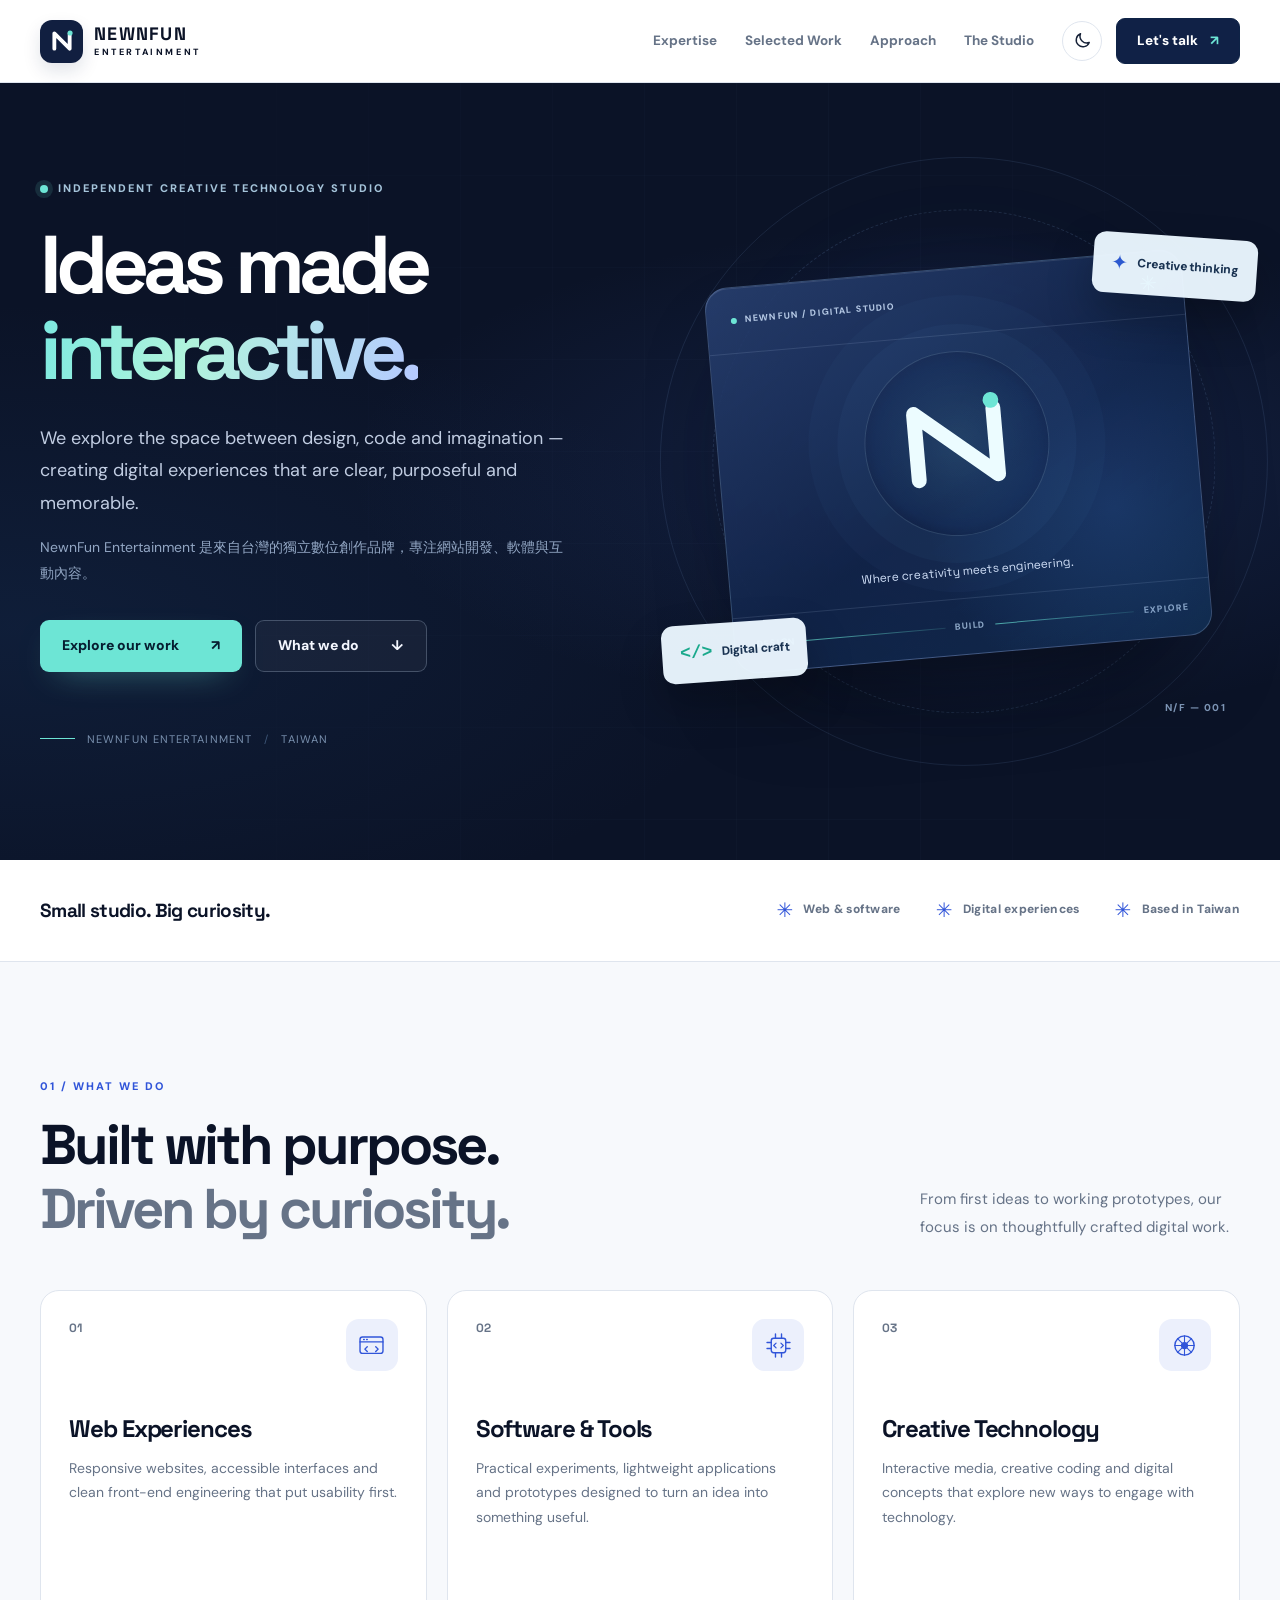
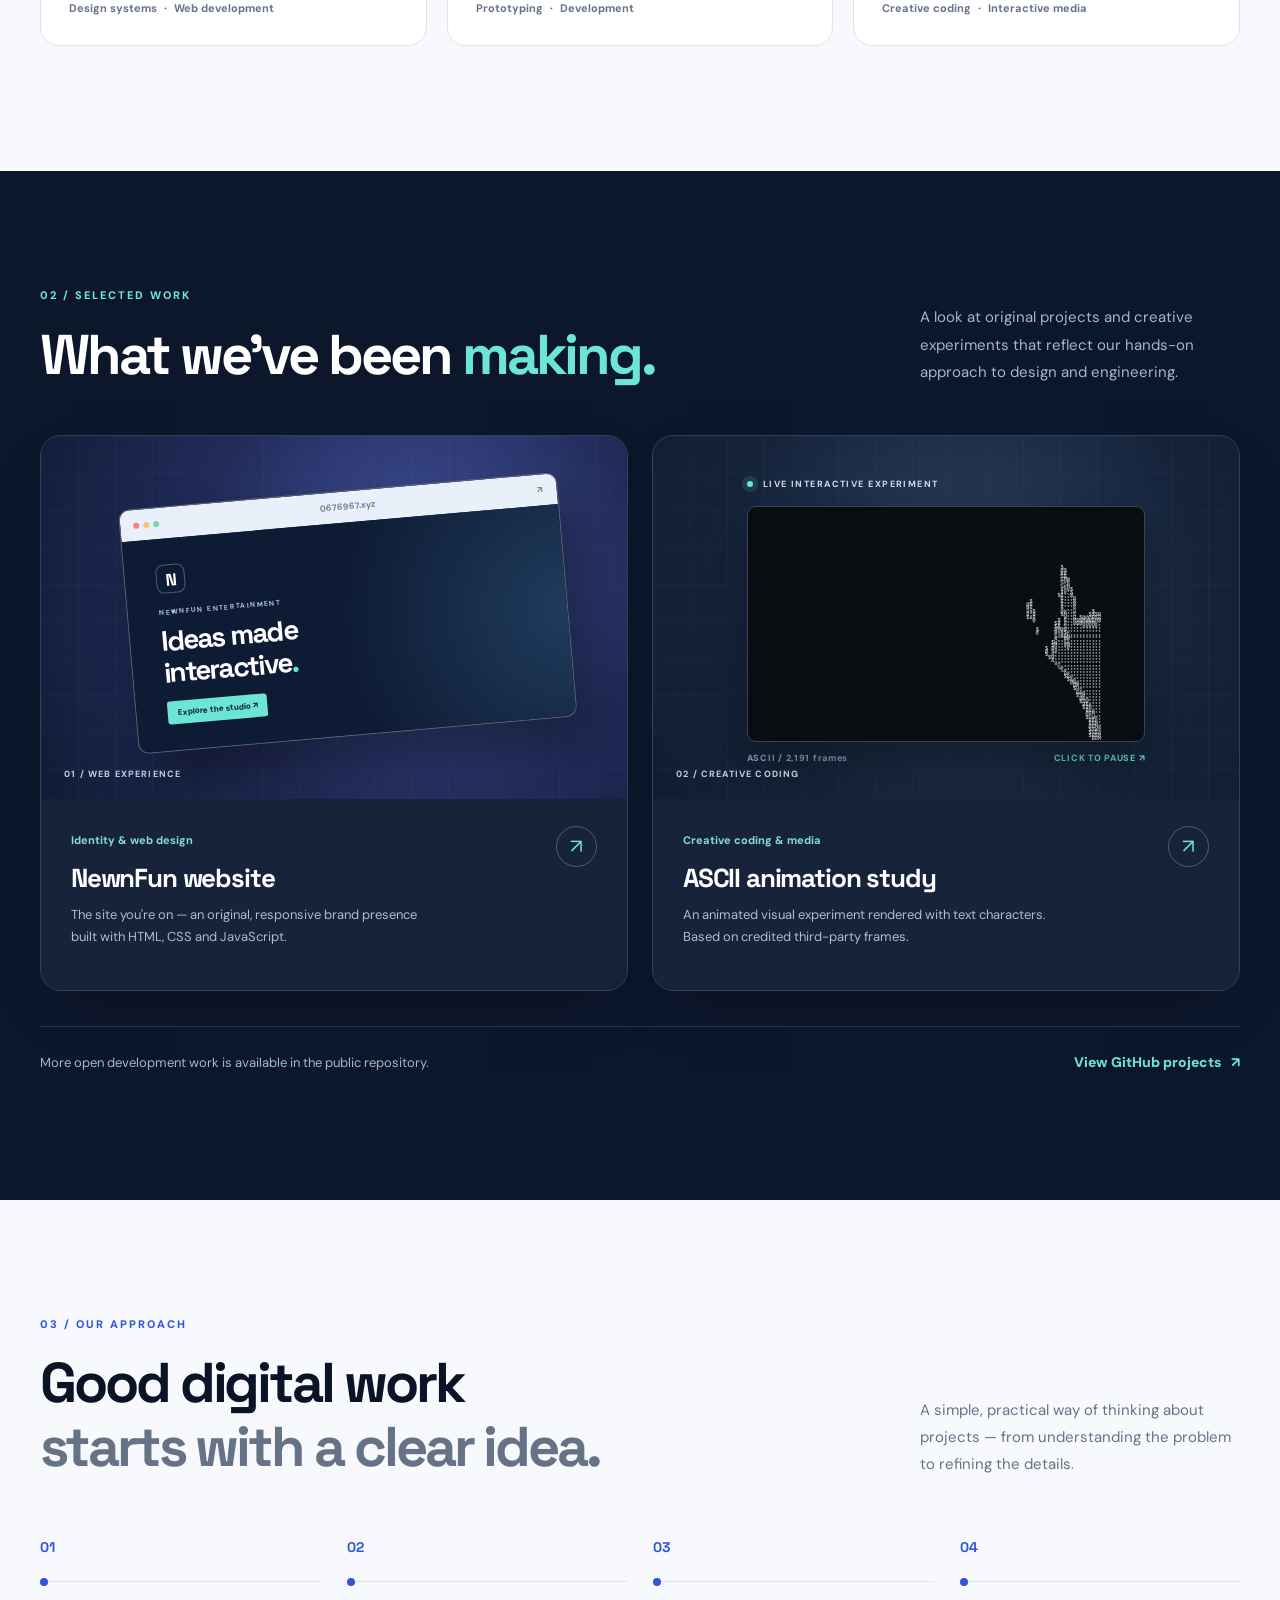
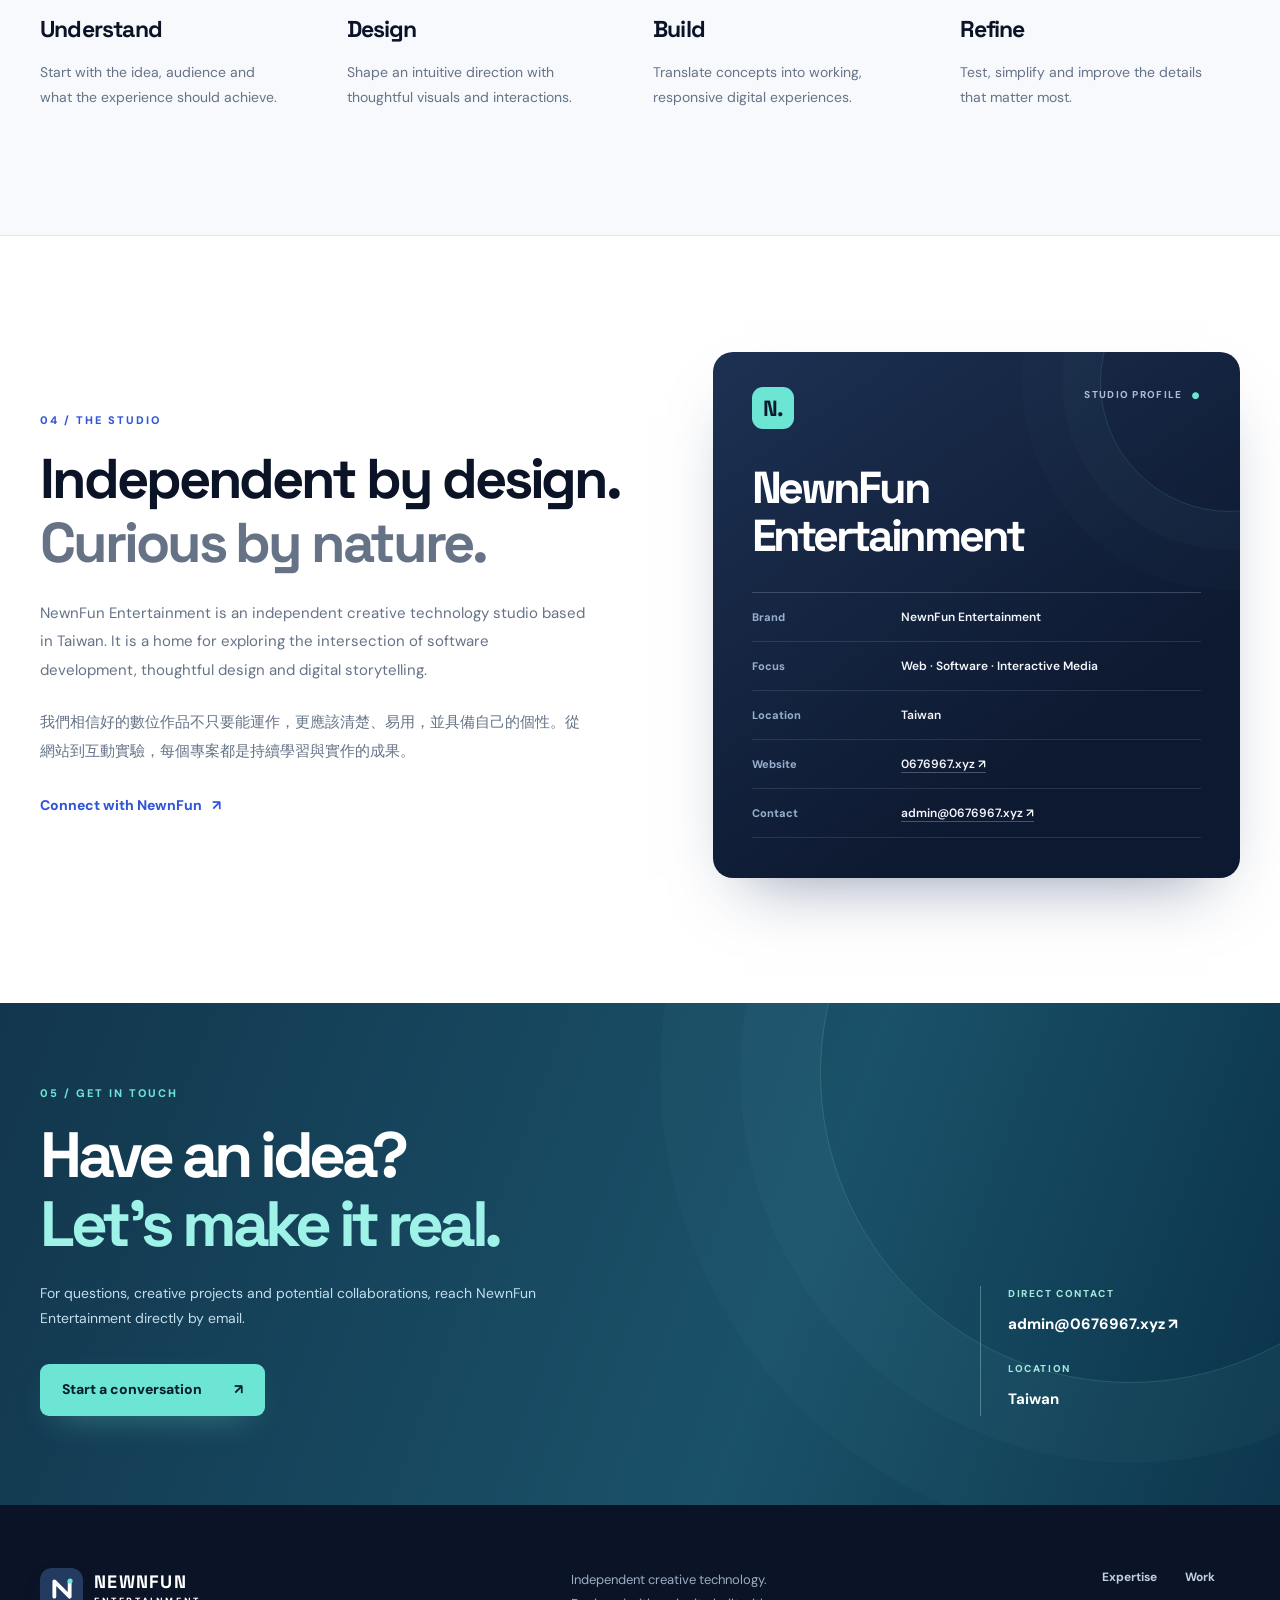
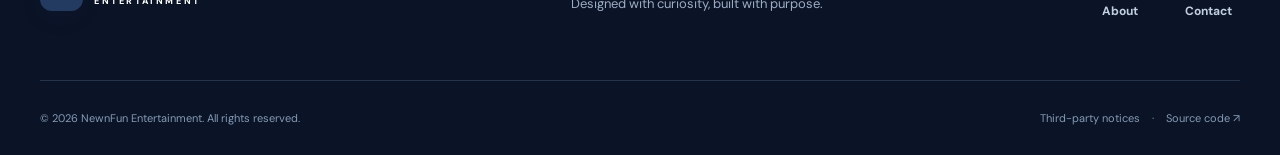
<file: index.html>
<!DOCTYPE html>
<html lang="en">
<head>
  <meta charset="UTF-8">
  <meta name="viewport" content="width=device-width, initial-scale=1">
  <meta name="robots" content="index, follow">
  <meta name="theme-color" content="#0b1327">
  <title>NewnFun Entertainment — Creative Technology & Digital Experiences</title>
  <meta name="description" content="NewnFun Entertainment is an independent creative technology studio based in Taiwan, exploring thoughtful websites, software development, and interactive digital experiences.">
  <link rel="canonical" href="https://0676967.xyz/">
  <meta property="og:type" content="website">
  <meta property="og:site_name" content="NewnFun Entertainment">
  <meta property="og:title" content="NewnFun Entertainment — Ideas made interactive">
  <meta property="og:description" content="Independent digital studio. Web development, software prototypes and creative technology. Based in Taiwan.">
  <meta property="og:url" content="https://0676967.xyz/">
  <meta property="og:locale" content="en_US">
  <meta name="twitter:card" content="summary">
  <link rel="icon" href="favicon.svg" type="image/svg+xml">
  <link rel="preconnect" href="https://fonts.googleapis.com">
  <link rel="preconnect" href="https://fonts.gstatic.com" crossorigin>
  <link href="https://fonts.googleapis.com/css2?family=DM+Sans:wght@400;500;600;700;800&family=Space+Grotesk:wght@400;500;600;700&display=swap" rel="stylesheet">
  <link rel="stylesheet" href="css/style.css">
  <script type="application/ld+json">
  {
    "@context": "https://schema.org",
    "@type": "Organization",
    "name": "NewnFun Entertainment",
    "url": "https://0676967.xyz/",
    "email": "admin@0676967.xyz",
    "description": "Independent creative technology studio working on websites, software projects and interactive digital experiences.",
    "location": { "@type": "Place", "address": { "@type": "PostalAddress", "addressCountry": "TW" } },
    "sameAs": ["https://github.com/Axoled-Student/0676967.xyz"]
  }
  </script>
  <script>
    (function () {
      document.documentElement.classList.add("js");
      try {
        var theme = localStorage.getItem("theme");
        if (theme === "light" || theme === "dark") document.documentElement.dataset.theme = theme;
      } catch (_) {}
    })();
  </script>
</head>
<body>
  <a class="skip-link" href="#main">Skip to content</a>

  <header class="site-header" id="top">
    <div class="container nav-shell">
      <a class="brand" href="#top" aria-label="NewnFun Entertainment, home">
        <span class="brand-icon" aria-hidden="true"><svg viewBox="0 0 40 40" fill="none"><path d="M11 29V11l18 18V11" stroke="currentColor" stroke-width="4.5" stroke-linecap="round" stroke-linejoin="round"/><circle cx="29.5" cy="10.5" r="3" fill="#6DE5D5"/></svg></span>
        <span class="brand-type"><strong>NEWNFUN</strong><small>ENTERTAINMENT</small></span>
      </a>
      <nav class="nav-panel" id="site-nav" aria-label="Main navigation">
        <a href="#services">Expertise</a>
        <a href="#work">Selected Work</a>
        <a href="#approach">Approach</a>
        <a href="#studio">The Studio</a>
        <a class="mobile-contact" href="#contact">Get in touch</a>
      </nav>
      <div class="nav-actions">
        <button class="theme-toggle" id="theme-toggle" type="button" aria-label="Toggle color theme" title="Toggle color theme">
          <svg class="icon-moon" viewBox="0 0 24 24" fill="none" stroke="currentColor" stroke-width="1.8" stroke-linecap="round" stroke-linejoin="round" aria-hidden="true"><path d="M20.5 14.5A8.5 8.5 0 0 1 9.5 3.5a8.5 8.5 0 1 0 11 11Z"/></svg>
          <svg class="icon-sun" viewBox="0 0 24 24" fill="none" stroke="currentColor" stroke-width="1.8" stroke-linecap="round" aria-hidden="true"><circle cx="12" cy="12" r="4"/><path d="M12 2v2m0 16v2M2 12h2m16 0h2M4.9 4.9l1.4 1.4m11.4 11.4 1.4 1.4m0-14.2-1.4 1.4M6.3 17.7l-1.4 1.4"/></svg>
        </button>
        <a class="nav-cta" href="#contact">Let's talk <span aria-hidden="true">↗</span></a>
        <button class="menu-toggle" id="menu-toggle" type="button" aria-controls="site-nav" aria-expanded="false" aria-label="Open menu"><span></span><span></span><span></span></button>
      </div>
    </div>
  </header>

  <main id="main">
    <section class="hero" aria-labelledby="hero-title">
      <div class="hero-grid-lines" aria-hidden="true"></div>
      <div class="container hero-layout">
        <div class="hero-content">
          <p class="hero-eyebrow"><span class="signal-dot" aria-hidden="true"></span> INDEPENDENT CREATIVE TECHNOLOGY STUDIO</p>
          <h1 id="hero-title">Ideas made <span>interactive.</span></h1>
          <p class="hero-intro">We explore the space between design, code and imagination — creating digital experiences that are clear, purposeful and memorable.</p>
          <p class="hero-sub" lang="zh-Hant">NewnFun Entertainment 是來自台灣的獨立數位創作品牌，專注網站開發、軟體與互動內容。</p>
          <div class="hero-actions">
            <a class="button button-accent" href="#work">Explore our work <span aria-hidden="true">↗</span></a>
            <a class="button button-outline" href="#services">What we do <span aria-hidden="true">↓</span></a>
          </div>
          <div class="hero-note"><span class="line"></span><span>NewnFun Entertainment <span class="note-separator">/</span> Taiwan</span></div>
        </div>
        <div class="hero-art" aria-label="Abstract illustration of NewnFun's digital design practice">
          <div class="art-glow" aria-hidden="true"></div>
          <div class="art-orbit art-orbit-outer" aria-hidden="true"></div>
          <div class="art-orbit art-orbit-inner" aria-hidden="true"></div>
          <div class="art-main">
            <div class="art-topbar"><span class="art-top-brand"><span class="art-small-dot"></span> NEWNFUN / DIGITAL STUDIO</span><span class="art-plus">✳</span></div>
            <div class="art-center">
              <div class="art-symbol" aria-hidden="true"><svg viewBox="0 0 160 160" fill="none"><path d="M34 118V42l91 76V42" stroke="currentColor" stroke-width="17" stroke-linejoin="round" stroke-linecap="round"/><circle cx="123" cy="33" r="9" fill="#6DE5D5"/></svg></div>
              <span class="art-label">Where creativity meets engineering.</span>
            </div>
            <div class="art-bottom"><span>DESIGN</span><span class="art-progress"></span><span>BUILD</span><span class="art-progress"></span><span>EXPLORE</span></div>
          </div>
          <div class="art-tag art-tag-a"><span class="tag-spark" aria-hidden="true">✦</span> Creative thinking</div>
          <div class="art-tag art-tag-b"><span class="tag-code" aria-hidden="true">&lt;/&gt;</span> Digital craft</div>
          <div class="art-index" aria-hidden="true">N/F — 001</div>
        </div>
      </div>
    </section>

    <section class="positioning" aria-label="Studio at a glance">
      <div class="container positioning-inner">
        <span class="positioning-lead">Small studio. Big curiosity.</span>
        <div class="positioning-items">
          <span><span class="mini-star" aria-hidden="true">✳</span> Web &amp; software</span>
          <span><span class="mini-star" aria-hidden="true">✳</span> Digital experiences</span>
          <span><span class="mini-star" aria-hidden="true">✳</span> Based in Taiwan</span>
        </div>
      </div>
    </section>

    <section class="section services-section" id="services" aria-labelledby="services-title">
      <div class="container">
        <div class="section-heading reveal">
          <div>
            <p class="eyebrow eyebrow-blue">01 / WHAT WE DO</p>
            <h2 id="services-title">Built with purpose.<br><span class="heading-muted">Driven by curiosity.</span></h2>
          </div>
          <p class="section-intro">From first ideas to working prototypes, our focus is on thoughtfully crafted digital work.</p>
        </div>
        <div class="services-grid">
          <article class="service-card reveal">
            <div class="service-top"><span class="service-no">01</span><div class="service-icon" aria-hidden="true"><svg viewBox="0 0 48 48" fill="none"><rect x="5" y="10" width="38" height="27" rx="4" stroke="currentColor" stroke-width="2.3"/><path d="M5 18h38M11 14h1M16 14h1" stroke="currentColor" stroke-width="2.3" stroke-linecap="round"/><path d="m17 26-4 4 4 4m14-8 4 4-4 4" stroke="currentColor" stroke-width="2.3" stroke-linecap="round" stroke-linejoin="round"/></svg></div></div>
            <h3>Web Experiences</h3>
            <p>Responsive websites, accessible interfaces and clean front-end engineering that put usability first.</p>
            <span class="service-foot">Design systems <span>·</span> Web development</span>
          </article>
          <article class="service-card reveal">
            <div class="service-top"><span class="service-no">02</span><div class="service-icon" aria-hidden="true"><svg viewBox="0 0 48 48" fill="none"><rect x="12" y="12" width="24" height="24" rx="4" stroke="currentColor" stroke-width="2.3"/><path d="M19 5v7m10-7v7m-10 24v7m10-7v7M5 19h7m-7 10h7m24-10h7m-7 10h7" stroke="currentColor" stroke-width="2.3" stroke-linecap="round"/><path d="m20 20-4 4 4 4m8-8 4 4-4 4" stroke="currentColor" stroke-width="2" stroke-linecap="round" stroke-linejoin="round"/></svg></div></div>
            <h3>Software &amp; Tools</h3>
            <p>Practical experiments, lightweight applications and prototypes designed to turn an idea into something useful.</p>
            <span class="service-foot">Prototyping <span>·</span> Development</span>
          </article>
          <article class="service-card reveal">
            <div class="service-top"><span class="service-no">03</span><div class="service-icon" aria-hidden="true"><svg viewBox="0 0 48 48" fill="none"><circle cx="24" cy="24" r="16" stroke="currentColor" stroke-width="2.3"/><path d="M24 8v32M8 24h32M12.5 12.5l23 23m0-23-23 23" stroke="currentColor" stroke-width="1.8" stroke-linecap="round"/><circle cx="24" cy="24" r="6" fill="currentColor"/></svg></div></div>
            <h3>Creative Technology</h3>
            <p>Interactive media, creative coding and digital concepts that explore new ways to engage with technology.</p>
            <span class="service-foot">Creative coding <span>·</span> Interactive media</span>
          </article>
        </div>
      </div>
    </section>

    <section class="section work-section" id="work" aria-labelledby="work-title">
      <div class="container">
        <div class="section-heading section-heading-light reveal">
          <div>
            <p class="eyebrow eyebrow-mint">02 / SELECTED WORK</p>
            <h2 id="work-title">What we've been <span class="mint-word">making.</span></h2>
          </div>
          <p class="section-intro">A look at original projects and creative experiments that reflect our hands-on approach to design and engineering.</p>
        </div>
        <div class="work-grid">
          <article class="work-card reveal">
            <div class="work-media browser-preview">
              <div class="preview-window" aria-hidden="true">
                <div class="preview-toolbar"><span class="traffic"><i></i><i></i><i></i></span><span>0676967.xyz</span><span>↗</span></div>
                <div class="preview-content"><div class="preview-symbol">N<span>.</span></div><small>NEWNFUN ENTERTAINMENT</small><strong>Ideas made<br>interactive<span>.</span></strong><span class="preview-button">Explore the studio ↗</span></div>
              </div>
              <span class="media-label">01 / WEB EXPERIENCE</span>
            </div>
            <div class="work-description"><div><span class="work-type">Identity &amp; web design</span><h3>NewnFun website</h3><p>The site you're on — an original, responsive brand presence built with HTML, CSS and JavaScript.</p></div><a href="https://github.com/Axoled-Student/0676967.xyz" target="_blank" rel="noopener noreferrer" aria-label="View NewnFun website source on GitHub" class="project-arrow">↗</a></div>
          </article>
          <article class="work-card reveal">
            <div class="work-media code-preview">
              <div class="demo-label"><span class="signal-dot" aria-hidden="true"></span> LIVE INTERACTIVE EXPERIMENT</div>
              <div class="ascii-screen" id="screen" role="button" tabindex="0" aria-label="ASCII Bad Apple animation: press to pause or play">
                <pre class="frame" id="frame" aria-hidden="true"></pre>
                <p class="screen-msg" id="screen-msg" role="status">Loading interactive demo…</p>
              </div>
              <div class="demo-foot"><span>ASCII / 2,191 frames</span><span>CLICK TO PAUSE ↗</span></div>
              <span class="media-label">02 / CREATIVE CODING</span>
            </div>
            <div class="work-description"><div><span class="work-type">Creative coding &amp; media</span><h3>ASCII animation study</h3><p>An animated visual experiment rendered with text characters. Based on credited third-party frames.</p></div><a href="https://github.com/Sub0X/ASCII_Bad_Apple_Remastered" target="_blank" rel="noopener noreferrer" aria-label="View credits and source for ASCII animation" class="project-arrow">↗</a></div>
          </article>
        </div>
        <div class="work-bottom reveal">
          <span>More open development work is available in the public repository.</span>
          <a href="https://github.com/Axoled-Student?tab=repositories" target="_blank" rel="noopener noreferrer" class="inline-link">View GitHub projects <span aria-hidden="true">↗</span></a>
        </div>
      </div>
    </section>

    <section class="section approach-section" id="approach" aria-labelledby="approach-title">
      <div class="container">
        <div class="section-heading reveal">
          <div>
            <p class="eyebrow eyebrow-blue">03 / OUR APPROACH</p>
            <h2 id="approach-title">Good digital work<br><span class="heading-muted">starts with a clear idea.</span></h2>
          </div>
          <p class="section-intro">A simple, practical way of thinking about projects — from understanding the problem to refining the details.</p>
        </div>
        <div class="approach-grid">
          <div class="approach-item reveal"><span class="approach-number">01</span><div class="approach-rule"></div><h3>Understand</h3><p>Start with the idea, audience and what the experience should achieve.</p></div>
          <div class="approach-item reveal"><span class="approach-number">02</span><div class="approach-rule"></div><h3>Design</h3><p>Shape an intuitive direction with thoughtful visuals and interactions.</p></div>
          <div class="approach-item reveal"><span class="approach-number">03</span><div class="approach-rule"></div><h3>Build</h3><p>Translate concepts into working, responsive digital experiences.</p></div>
          <div class="approach-item reveal"><span class="approach-number">04</span><div class="approach-rule"></div><h3>Refine</h3><p>Test, simplify and improve the details that matter most.</p></div>
        </div>
      </div>
    </section>

    <section class="section studio-section" id="studio" aria-labelledby="studio-title">
      <div class="container studio-layout">
        <div class="studio-copy reveal">
          <p class="eyebrow eyebrow-blue">04 / THE STUDIO</p>
          <h2 id="studio-title">Independent by design.<br><span class="heading-muted">Curious by nature.</span></h2>
          <p>NewnFun Entertainment is an independent creative technology studio based in Taiwan. It is a home for exploring the intersection of software development, thoughtful design and digital storytelling.</p>
          <p lang="zh-Hant">我們相信好的數位作品不只要能運作，更應該清楚、易用，並具備自己的個性。從網站到互動實驗，每個專案都是持續學習與實作的成果。</p>
          <a href="#contact" class="inline-link">Connect with NewnFun <span aria-hidden="true">↗</span></a>
        </div>
        <aside class="studio-card reveal" aria-labelledby="studio-info-title">
          <div class="studio-card-top"><span class="studio-mono">N.</span><span>STUDIO PROFILE <span class="circle-accent">●</span></span></div>
          <h3 id="studio-info-title">NewnFun<br>Entertainment</h3>
          <dl class="company-details">
            <div><dt>Brand</dt><dd>NewnFun Entertainment</dd></div>
            <div><dt>Focus</dt><dd>Web · Software · Interactive Media</dd></div>
            <div><dt>Location</dt><dd>Taiwan</dd></div>
            <div><dt>Website</dt><dd><a href="https://0676967.xyz/">0676967.xyz <span aria-hidden="true">↗</span></a></dd></div>
            <div><dt>Contact</dt><dd><a href="mailto:admin@0676967.xyz">admin@0676967.xyz <span aria-hidden="true">↗</span></a></dd></div>
          </dl>
        </aside>
      </div>
    </section>

    <section class="contact-section" id="contact" aria-labelledby="contact-title">
      <div class="container contact-layout">
        <div class="contact-glow" aria-hidden="true"></div>
        <div class="contact-copy reveal">
          <p class="eyebrow eyebrow-mint">05 / GET IN TOUCH</p>
          <h2 id="contact-title">Have an idea?<br><span>Let's make it real.</span></h2>
          <p>For questions, creative projects and potential collaborations, reach NewnFun Entertainment directly by email.</p>
          <a class="button button-accent contact-button" href="mailto:admin@0676967.xyz?subject=Project%20inquiry%20-%20NewnFun%20Entertainment">Start a conversation <span aria-hidden="true">↗</span></a>
        </div>
        <div class="contact-aside reveal"><span class="contact-detail-label">DIRECT CONTACT</span><a href="mailto:admin@0676967.xyz">admin@0676967.xyz <span aria-hidden="true">↗</span></a><span class="contact-detail-label">LOCATION</span><p>Taiwan</p></div>
      </div>
    </section>
  </main>

  <footer class="site-footer">
    <div class="container footer-top">
      <a class="brand footer-brand" href="#top" aria-label="NewnFun Entertainment home">
        <span class="brand-icon" aria-hidden="true"><svg viewBox="0 0 40 40" fill="none"><path d="M11 29V11l18 18V11" stroke="currentColor" stroke-width="4.5" stroke-linecap="round" stroke-linejoin="round"/><circle cx="29.5" cy="10.5" r="3" fill="#6DE5D5"/></svg></span>
        <span class="brand-type"><strong>NEWNFUN</strong><small>ENTERTAINMENT</small></span>
      </a>
      <p>Independent creative technology.<br>Designed with curiosity, built with purpose.</p>
      <nav aria-label="Footer navigation"><a href="#services">Expertise</a><a href="#work">Work</a><a href="#studio">About</a><a href="#contact">Contact</a></nav>
    </div>
    <div class="container footer-bottom"><span>© <span id="year">2026</span> NewnFun Entertainment. All rights reserved.</span><span><a href="THIRD-PARTY-NOTICES.txt">Third-party notices</a><span class="footer-separator"> · </span><a href="https://github.com/Axoled-Student/0676967.xyz" target="_blank" rel="noopener noreferrer">Source code ↗</a></span></div>
  </footer>
  <script src="js/theme.js"></script>
  <script src="js/main.js"></script>
  <script src="js/bad-apple.js"></script>
</body>
</html>
</file>
<file: css/style.css>
/* NewnFun Entertainment — modern studio design system */
:root {
  --bg: #f7f9fc;
  --surface: #ffffff;
  --surface-soft: #f0f4fa;
  --ink: #172238;
  --ink-strong: #0b1327;
  --muted: #667387;
  --line: #dfe5ee;
  --accent: #3155d9;
  --accent-hover: #2443bb;
  --navy: #0b1327;
  --mint: #6de5d5;
  --font-body: "DM Sans", "Noto Sans TC", "PingFang TC", system-ui, -apple-system, sans-serif;
  --font-display: "Space Grotesk", "Noto Sans TC", "PingFang TC", system-ui, -apple-system, sans-serif;
  --shadow: 0 14px 45px -22px rgba(19, 31, 58, .2);
  --radius: 24px;
  --nav-height: 82px;
  color-scheme: light;
}

@media (prefers-color-scheme: dark) {
  :root:not([data-theme="light"]) {
    --bg: #101929;
    --surface: #19263a;
    --surface-soft: #1c2a40;
    --ink: #ecf1fb;
    --ink-strong: #fff;
    --muted: #b0bed2;
    --line: #304057;
    --accent: #a5b8ff;
    --accent-hover: #c0ccff;
    --shadow: 0 20px 60px -24px rgba(0, 0, 0, .55);
    color-scheme: dark;
  }
}
:root[data-theme="dark"] {
  --bg: #101929;
  --surface: #19263a;
  --surface-soft: #1c2a40;
  --ink: #ecf1fb;
  --ink-strong: #fff;
  --muted: #b0bed2;
  --line: #304057;
  --accent: #a5b8ff;
  --accent-hover: #c0ccff;
  --shadow: 0 20px 60px -24px rgba(0, 0, 0, .55);
  color-scheme: dark;
}

*, *::before, *::after { box-sizing: border-box; }
html { scroll-behavior: smooth; scroll-padding-top: calc(var(--nav-height) + 18px); -webkit-text-size-adjust: 100%; }
body { margin: 0; background: var(--bg); color: var(--ink); font-family: var(--font-body); font-size: 16px; line-height: 1.65; -webkit-font-smoothing: antialiased; transition: background-color .25s ease, color .25s ease; }
a { color: inherit; }
button { font: inherit; }
h1, h2, h3, p, dl { margin: 0; }
h1, h2, h3 { text-wrap: balance; }
ul { margin: 0; padding: 0; list-style: none; }
svg { display: block; }
[hidden] { display: none !important; }
::selection { background: #6de5d5; color: #0b1327; }
:focus-visible { outline: 3px solid #5cccbc; outline-offset: 4px; }
.container { width: min(1200px, calc(100% - 80px)); margin-inline: auto; }
.visually-hidden { position: absolute !important; width: 1px; height: 1px; padding: 0; margin: -1px; overflow: hidden; clip: rect(0, 0, 0, 0); white-space: nowrap; border: 0; }
.skip-link { position: fixed; left: 12px; top: 12px; z-index: 500; padding: 10px 16px; transform: translateY(-170%); border-radius: 8px; background: var(--mint); color: #071428; font-weight: 700; text-decoration: none; }
.skip-link:focus { transform: translateY(0); }

/* Navigation */
.site-header { z-index: 80; position: sticky; top: 0; background: color-mix(in srgb, var(--surface) 94%, transparent); border-bottom: 1px solid var(--line); backdrop-filter: blur(22px); -webkit-backdrop-filter: blur(22px); }
.nav-shell { height: var(--nav-height); display: flex; align-items: center; justify-content: space-between; gap: 28px; }
.brand { display: inline-flex; align-items: center; gap: 11px; flex-shrink: 0; text-decoration: none; color: var(--ink-strong); }
.brand-icon { width: 43px; height: 43px; display: grid; place-items: center; background: #111f40; color: white; border-radius: 12px; box-shadow: 0 8px 18px rgba(20, 35, 72, .12); }
.brand-icon svg { width: 34px; height: 34px; }
.brand-type { display: flex; flex-direction: column; line-height: 1.1; }
.brand-type strong { font-family: var(--font-display); font-size: 18px; font-weight: 700; letter-spacing: .07em; }
.brand-type small { font-size: 9px; font-weight: 800; letter-spacing: .29em; margin-top: 5px; }
.nav-panel { display: flex; align-items: center; gap: clamp(16px, 2.2vw, 32px); margin-left: auto; }
.nav-panel > a { color: var(--muted); font-size: 13.5px; font-weight: 700; text-decoration: none; white-space: nowrap; transition: color .2s; }
.nav-panel > a:hover, .nav-panel > a:focus-visible { color: var(--accent); }
.nav-panel .mobile-contact { display: none; }
.nav-actions { display: flex; gap: 14px; align-items: center; }
.theme-toggle { display: grid; place-items: center; flex-shrink: 0; width: 40px; height: 40px; padding: 9px; border-radius: 50%; border: 1px solid var(--line); background: var(--surface); color: var(--ink); cursor: pointer; transition: background .2s, transform .2s; }
.theme-toggle:hover { transform: rotate(12deg); background: var(--surface-soft); }
.theme-toggle svg { width: 19px; height: 19px; }
.icon-sun { display: none; }
@media (prefers-color-scheme: dark) {
  :root:not([data-theme="light"]) .icon-moon { display: none; }
  :root:not([data-theme="light"]) .icon-sun { display: block; }
}
:root[data-theme="dark"] .icon-moon { display: none; }
:root[data-theme="dark"] .icon-sun { display: block; }
.nav-cta { font-size: 13.5px; font-weight: 800; text-decoration: none; border: 1px solid #0e2346; background: #102146; color: white; padding: 11px 20px; border-radius: 9px; white-space: nowrap; transition: background .2s, transform .2s; }
.nav-cta:hover { background: #2849a8; transform: translateY(-1px); }
.nav-cta span { margin-left: 9px; color: var(--mint); }
.menu-toggle { display: none; }

/* Hero */
.hero { position: relative; overflow: hidden; isolation: isolate; background: #0b1327; color: white; }
.hero::before { content: ""; position: absolute; z-index: -1; inset: 0; background: radial-gradient(ellipse at 75% 50%, rgba(58, 94, 182, .20), transparent 45%), radial-gradient(ellipse at 1% 70%, rgba(37, 86, 149, .16), transparent 42%); }
.hero-grid-lines { position: absolute; inset: 0; opacity: .21; pointer-events: none; background-image: linear-gradient(to right, rgba(116, 148, 185, .17) 1px, transparent 1px), linear-gradient(to bottom, rgba(116, 148, 185, .17) 1px, transparent 1px); background-size: 92px 92px; mask-image: linear-gradient(to right, transparent 3%, black 65%, transparent 99%); }
.hero-layout { display: grid; grid-template-columns: minmax(0, 1.03fr) minmax(0, .97fr); align-items: center; gap: 60px; min-height: 650px; padding-block: 92px 112px; position: relative; }
.hero-content { position: relative; z-index: 2; max-width: 620px; }
.hero-eyebrow, .eyebrow { font-size: 11px; font-weight: 800; letter-spacing: .18em; line-height: 1.6; text-transform: uppercase; }
.hero-eyebrow { color: #a5c4da; display: inline-flex; align-items: center; gap: 10px; margin-bottom: 24px; }
.signal-dot { width: 8px; height: 8px; border-radius: 50%; background: var(--mint); box-shadow: 0 0 0 5px rgba(109,229,213,.12); flex: 0 0 auto; }
.hero h1 { font-family: var(--font-display); font-size: clamp(60px, 6.4vw, 94px); line-height: 1.055; font-weight: 700; letter-spacing: -.075em; max-width: 640px; }
.hero h1 span { background: linear-gradient(105deg, #7ce9e0 1%, #b1f4dc 40%, #b5caff 98%); background-clip: text; -webkit-background-clip: text; color: transparent; }
.hero-intro { color: #c1cde2; font-size: 18px; line-height: 1.82; max-width: 555px; margin-top: 27px; }
.hero-sub { color: #92a6c3; font-size: 14px; max-width: 535px; margin-top: 15px; line-height: 1.85; }
.hero-actions { display: flex; flex-wrap: wrap; gap: 13px; margin-top: 33px; }
.button { display: inline-flex; align-items: center; justify-content: space-between; gap: 32px; min-height: 52px; padding: 14px 22px; border-radius: 9px; text-decoration: none; font-size: 14px; font-weight: 800; line-height: 1.35; transition: transform .2s, background .2s, box-shadow .2s; }
.button:hover { transform: translateY(-3px); }
.button-accent { color: #061d30; background: var(--mint); box-shadow: 0 12px 35px -18px rgba(109,229,213,.65); }
.button-accent:hover { background: #a2f8e9; }
.button-outline { border: 1px solid rgba(204, 222, 247, .25); color: #f4f7ff; background: rgba(255, 255, 255, .045); }
.button-outline:hover { background: rgba(255,255,255,.1); }
.hero-note { display: flex; align-items: center; gap: 12px; color: #7990ae; font-size: 11px; letter-spacing: .1em; text-transform: uppercase; margin-top: 58px; }
.hero-note .line { width: 35px; height: 1px; background: #6de5d5; }
.note-separator { padding: 0 8px; color: #3e5677; }

/* Hero illustration: original CSS / inline SVG art, not borrowed imagery */
.hero-art { position: relative; height: 510px; min-width: 0; perspective: 1200px; }
.art-glow { position: absolute; inset: 50px; filter: blur(50px); background: radial-gradient(circle, rgba(86, 112, 239, .23), transparent 72%); }
.art-orbit { position: absolute; border: 1px solid rgba(123, 165, 215, .13); border-radius: 50%; left: 50%; top: 50%; transform: translate(-50%, -50%); }
.art-orbit-outer { width: 110%; aspect-ratio: 1; }
.art-orbit-inner { width: 91%; aspect-ratio: 1; border-style: dashed; border-color: rgba(123, 165, 215, .18); }
.art-main { position: absolute; inset: 62px 42px 61px 32px; border: 1px solid rgba(185,217,255,.23); background: linear-gradient(150deg, rgba(40,64,113,.89), rgba(17,35,72,.96) 55%, rgba(15,42,76,.91)); border-radius: 23px; box-shadow: 0 48px 100px -45px rgba(0,0,0,.68), inset 0 1px 0 rgba(255,255,255,.1); display: flex; flex-direction: column; transform: rotate(-5deg); overflow: hidden; }
.art-main::after { content: ""; position: absolute; width: 380px; height: 380px; border-radius: 50%; left: 42%; top: 16%; background: radial-gradient(circle, rgba(63, 123, 216, .2), transparent 70%); pointer-events: none; }
.art-topbar { display: flex; justify-content: space-between; align-items: center; padding: 22px 24px; border-bottom: 1px solid rgba(203,225,255,.13); color: #b4c8e4; font-size: 9px; font-weight: 800; letter-spacing: .13em; }
.art-top-brand { display: inline-flex; align-items: center; gap: 8px; }
.art-small-dot { width: 6px; height: 6px; border-radius: 50%; background: var(--mint); }
.art-plus { color: #6de5d5; font-size: 21px; font-weight: 400; line-height: 1; }
.art-center { flex: 1; display: flex; flex-direction: column; justify-content: center; align-items: center; position: relative; z-index: 2; }
.art-symbol { color: #ecfcff; width: 185px; height: 185px; display: grid; place-items: center; border-radius: 50%; border: 1px solid rgba(180,224,245,.17); background: radial-gradient(circle, rgba(96, 173, 204, .19), rgba(26, 57, 103, .35) 63%, transparent 72%); box-shadow: 0 0 0 27px rgba(126, 184, 231, .035), 0 0 0 56px rgba(126, 184, 231, .027); }
.art-symbol svg { width: 140px; height: 140px; }
.art-label { font-family: var(--font-display); color: #d1e0f8; font-size: 12px; letter-spacing: .005em; margin-top: 26px; }
.art-bottom { padding: 20px 22px; display: flex; align-items: center; justify-content: space-between; gap: 10px; border-top: 1px solid rgba(203,225,255,.13); color: #8da7c6; font-size: 9px; font-weight: 800; letter-spacing: .09em; }
.art-progress { flex: 1; height: 1px; background: linear-gradient(to right, rgba(105, 229, 213, .7), rgba(105, 229, 213, .14)); }
.art-tag { position: absolute; z-index: 3; background: rgba(236, 247, 255, .96); color: #193251; font-size: 12px; font-weight: 800; border-radius: 12px; padding: 14px 18px; box-shadow: 0 22px 44px rgba(0,0,0,.25); display: flex; gap: 9px; align-items: center; white-space: nowrap; }
.art-tag-a { top: 30px; right: -17px; transform: rotate(4deg); }
.art-tag-b { bottom: 37px; left: -25px; transform: rotate(-4deg); }
.tag-spark { color: #2c59cf; font-size: 20px; }
.tag-code { color: #1aa98c; font-family: monospace; font-size: 18px; }
.art-index { position: absolute; right: 14px; bottom: 0; color: #7c94b4; font-size: 10px; font-weight: 800; letter-spacing: .15em; }

/* Positioning strip */
.positioning { border-bottom: 1px solid var(--line); background: var(--surface); }
.positioning-inner { min-height: 101px; display: flex; align-items: center; justify-content: space-between; gap: 35px; }
.positioning-lead { font-family: var(--font-display); color: var(--ink-strong); font-size: 19px; font-weight: 700; letter-spacing: -.035em; }
.positioning-items { display: flex; align-items: center; flex-wrap: wrap; gap: 35px; }
.positioning-items > span { display: inline-flex; align-items: center; gap: 10px; color: var(--muted); font-size: 12px; font-weight: 800; letter-spacing: .025em; }
.mini-star { color: var(--accent); font-size: 20px; line-height: 1; }

/* Sections */
.section { padding: 116px 0 125px; }
.section-heading { display: flex; justify-content: space-between; align-items: end; gap: 60px; margin-bottom: 49px; }
.eyebrow { margin-bottom: 18px; }
.eyebrow-blue { color: var(--accent); }
.eyebrow-mint { color: var(--mint); }
.section h2 { font-family: var(--font-display); font-size: clamp(35px, 4.4vw, 56px); line-height: 1.14; font-weight: 700; letter-spacing: -.055em; color: var(--ink-strong); }
.heading-muted { color: var(--muted); }
.section-intro { max-width: 320px; color: var(--muted); line-height: 1.83; font-size: 15px; }
.inline-link { display: inline-flex; align-items: center; gap: 10px; color: var(--accent); font-size: 14px; font-weight: 800; text-decoration: none; text-underline-offset: 5px; }
.inline-link:hover { text-decoration: underline; }

/* Services */
.services-section { background: var(--bg); }
.services-grid { display: grid; grid-template-columns: repeat(3, minmax(0,1fr)); gap: 20px; }
.service-card { position: relative; min-height: 356px; display: flex; flex-direction: column; background: var(--surface); border: 1px solid var(--line); border-radius: 19px; padding: 28px; box-shadow: 0 5px 15px -17px rgba(0,0,0,.3); transition: transform .25s, border-color .25s, box-shadow .25s; }
.service-card:hover { transform: translateY(-7px); border-color: color-mix(in srgb, var(--accent), transparent 67%); box-shadow: var(--shadow); }
.service-top { display: flex; justify-content: space-between; align-items: start; margin-bottom: 43px; }
.service-no { color: var(--muted); font-family: var(--font-display); font-size: 12px; font-weight: 700; }
.service-icon { width: 52px; height: 52px; display: grid; place-items: center; border-radius: 13px; color: var(--accent); background: color-mix(in srgb, var(--accent) 9%, var(--surface)); }
.service-icon svg { width: 29px; height: 29px; }
.service-card h3 { color: var(--ink-strong); font-family: var(--font-display); font-size: 24px; line-height: 1.23; letter-spacing: -.045em; margin-bottom: 12px; }
.service-card p { color: var(--muted); font-size: 14px; line-height: 1.78; }
.service-foot { display: block; margin-top: auto; padding-top: 28px; font-size: 11px; color: var(--muted); font-weight: 700; }
.service-foot span { padding: 0 4px; color: var(--accent); }

/* Real project showcase */
.work-section { background: #0d172c; color: white; overflow: hidden; }
.section-heading-light h2 { color: white; }
.section-heading-light .section-intro { color: #a5b5d0; }
.mint-word { color: var(--mint); }
.work-grid { display: grid; grid-template-columns: repeat(2, minmax(0, 1fr)); gap: 24px; }
.work-card { background: #16233a; border: 1px solid rgba(166,195,231,.18); border-radius: 21px; overflow: hidden; box-shadow: 0 25px 64px -38px rgba(0,0,0,.56); transition: transform .25s, border-color .25s; }
.work-card:hover { transform: translateY(-5px); border-color: rgba(127, 236, 220, .45); }
.work-media { height: 363px; position: relative; overflow: hidden; }
.browser-preview { display: grid; place-items: center; background: radial-gradient(circle at 65% 42%, #4658a9, #222c5a 53%, #101b36 100%); }
.browser-preview::before, .code-preview::before { content: ""; position: absolute; inset: 0; background-image: linear-gradient(to right, rgba(255,255,255,.06) 1px, transparent 1px),linear-gradient(to bottom, rgba(255,255,255,.06) 1px, transparent 1px); background-size: 37px 37px; opacity: .48; }
.preview-window { position: relative; width: 75%; height: 245px; background: #0d1932; border-radius: 11px; border: 1px solid rgba(255,255,255,.32); box-shadow: 18px 30px 55px rgba(0,0,0,.42); transform: rotate(-5deg) translate(14px, -3px); overflow: hidden; }
.preview-toolbar { height: 31px; background: #eaf0fa; display: flex; justify-content: space-between; align-items: center; padding: 0 13px; color: #738098; font-size: 9px; font-weight: 700; }
.traffic { display: flex; gap: 4px; }
.traffic i { display: block; width: 6px; height: 6px; border-radius: 50%; background: #b6c3d9; }
.traffic i:first-child { background: #ff7d83; }
.traffic i:nth-child(2) { background: #f5c96a; }
.traffic i:nth-child(3) { background: #79d4b6; }
.preview-content { height: calc(100% - 31px); background: radial-gradient(circle at 100% 50%, rgba(83,157,209,.25), transparent 50%), #0e1b35; display: flex; flex-direction: column; align-items: start; justify-content: center; padding: 21px 31px; }
.preview-symbol { width: 29px; height: 29px; display: grid; place-items: center; color: #fff; border: 1px solid rgba(255,255,255,.28); border-radius: 8px; font-family: var(--font-display); font-weight: 800; font-size: 17px; margin-bottom: 13px; }
.preview-symbol span { color: var(--mint); }
.preview-content small { color: #aabbd7; font-size: 7px; font-weight: 800; letter-spacing: .2em; margin-bottom: 8px; }
.preview-content strong { font-family: var(--font-display); color: white; line-height: 1.12; font-size: 28px; font-weight: 700; letter-spacing: -.06em; }
.preview-content strong span { color: var(--mint); }
.preview-button { display: inline-block; border-radius: 3px; background: var(--mint); color: #0a2236; padding: 5px 10px; margin-top: 13px; font-size: 8px; font-weight: 800; }
.media-label { position: absolute; bottom: 18px; left: 23px; z-index: 2; font-size: 9px; font-weight: 800; letter-spacing: .13em; color: rgba(237,246,255,.8); }
.code-preview { background: radial-gradient(circle at 53% 43%, #2e4263, #15243b 65%, #111c32); display: flex; flex-direction: column; align-items: center; justify-content: center; }
.demo-label { position: relative; z-index: 2; align-self: flex-start; display: inline-flex; align-items: center; gap: 10px; color: #cbd7e8; margin: 7px 0 15px 16%; font-size: 9px; letter-spacing: .16em; font-weight: 800; }
.demo-label .signal-dot { width: 6px; height: 6px; }
.ascii-screen { z-index: 1; position: relative; width: 68%; height: 236px; border: 1px solid rgba(202,224,244,.26); border-radius: 9px; overflow: hidden; background: #090d11; color: #e9f7f6; cursor: pointer; box-shadow: 0 22px 55px rgba(0,0,0,.43); }
.frame { position: absolute; left: 50%; top: 50%; margin: 0; font-family: ui-monospace,"SF Mono",Consolas,monospace; font-size: 16px; font-variant-ligatures: none; white-space: pre; letter-spacing: 0; transform-origin: center; user-select: none; pointer-events: none; }
.screen-msg { position: absolute; inset: auto 5px 9px; text-align: center; font-size: 11px; line-height: 1.4; color: #d1e2e3; text-shadow: 0 0 5px #090d11; pointer-events: none; }
.demo-foot { width: 68%; margin-top: 9px; position: relative; display: flex; justify-content: space-between; gap: 12px; color: #94abc7; font-size: 9px; font-weight: 800; letter-spacing: .08em; }
.demo-foot span:last-child { color: var(--mint); }
.work-description { min-height: 191px; padding: 27px 30px 31px; display: flex; justify-content: space-between; gap: 23px; background: #16233a; }
.work-description > div { min-width: 0; }
.work-type { font-size: 11px; color: #84d9d1; font-weight: 800; }
.work-description h3 { font-family: var(--font-display); font-size: 26px; line-height: 1.25; letter-spacing: -.045em; margin-top: 9px; }
.work-description p { color: #a9bdd6; font-size: 13px; line-height: 1.7; margin-top: 10px; max-width: 370px; }
.project-arrow { flex: 0 0 auto; width: 41px; height: 41px; display: grid; place-items: center; border: 1px solid rgba(199,220,240,.31); border-radius: 50%; color: var(--mint); font-size: 20px; text-decoration: none; transition: background .2s, transform .2s; }
.project-arrow:hover { background: rgba(109,229,213,.12); transform: translate(2px, -2px); }
.work-bottom { display: flex; justify-content: space-between; align-items: center; gap: 24px; border-top: 1px solid rgba(180,203,232,.16); padding-top: 24px; margin-top: 35px; font-size: 13px; color: #a5b5d0; }
.work-bottom .inline-link { color: var(--mint); white-space: nowrap; }

/* Approach */
.approach-section { background: var(--bg); }
.approach-grid { display: grid; grid-template-columns: repeat(4,minmax(0,1fr)); gap: 26px; }
.approach-item { padding: 6px 0 0; }
.approach-number { font-family: var(--font-display); font-size: 14px; font-weight: 800; color: var(--accent); }
.approach-rule { margin: 21px 0 29px; height: 1px; background: var(--line); position: relative; }
.approach-rule::before { content: ""; width: 8px; height: 8px; position: absolute; top: -3.5px; left: 0; border-radius: 50%; background: var(--accent); }
.approach-item h3 { font-family: var(--font-display); font-size: 23px; letter-spacing: -.035em; color: var(--ink-strong); }
.approach-item p { color: var(--muted); font-size: 14px; line-height: 1.78; margin-top: 11px; max-width: 245px; }

/* Studio */
.studio-section { background: var(--surface); border-top: 1px solid var(--line); }
.studio-layout { display: grid; grid-template-columns: minmax(0,1.05fr) minmax(0,.95fr); align-items: center; gap: clamp(50px,7vw,110px); }
.studio-copy > p:not(.eyebrow) { max-width: 545px; color: var(--muted); font-size: 15px; line-height: 1.9; margin-top: 24px; }
.studio-copy .inline-link { margin-top: 29px; }
.studio-card { position: relative; overflow: hidden; padding: 35px 39px 40px; border-radius: 20px; color: white; background: linear-gradient(145deg, #1d3153, #0d1930 72%); box-shadow: 0 32px 65px -33px rgba(19,42,86,.5); }
.studio-card::before { content: ""; position: absolute; width: 260px; height: 260px; right: -120px; top: -100px; border: 1px solid rgba(111,209,213,.17); border-radius: 50%; box-shadow: 0 0 0 38px rgba(111,209,213,.025), 0 0 0 78px rgba(111,209,213,.02); }
.studio-card-top { display: flex; justify-content: space-between; align-items: start; color: #aabbd3; font-size: 10px; font-weight: 800; letter-spacing: .13em; position: relative; }
.studio-mono { width: 42px; height: 42px; display: grid; place-items: center; border-radius: 11px; color: #0d1930; background: var(--mint); font-family: var(--font-display); font-weight: 800; font-size: 22px; letter-spacing: -.05em; }
.circle-accent { color: var(--mint); margin-left: 6px; font-size: 9px; }
.studio-card h3 { font-family: var(--font-display); color: white; font-size: clamp(30px,3.5vw,47px); line-height: 1.08; letter-spacing: -.07em; margin: 35px 0 31px; position: relative; }
.company-details { border-top: 1px solid rgba(218,235,255,.2); }
.company-details > div { display: grid; grid-template-columns: 95px minmax(0,1fr); align-items: start; gap: 14px; padding: 15px 0; border-bottom: 1px solid rgba(218,235,255,.12); }
.company-details dt { color: #95aecb; font-size: 11px; font-weight: 800; }
.company-details dd { color: #f3f6fc; font-size: 12px; line-height: 1.5; font-weight: 600; overflow-wrap: anywhere; }
.company-details dd a { text-decoration: none; border-bottom: 1px solid rgba(244,255,255,.25); }
.company-details dd a:hover { color: var(--mint); }

/* Contact */
.contact-section { position: relative; background: #1e4d67; color: white; overflow: hidden; isolation: isolate; }
.contact-section::before { content: ""; position: absolute; inset: 0; z-index: -1; background: linear-gradient(110deg, #12364d, #1a526a 61%, #0a3249); }
.contact-layout { position: relative; min-height: 396px; padding-block: 82px 89px; display: flex; align-items: end; justify-content: space-between; gap: 60px; }
.contact-glow { position: absolute; right: -200px; top: -240px; width: 620px; height: 620px; border: 1px solid rgba(157,242,225,.17); border-radius: 50%; box-shadow: 0 0 0 80px rgba(162,244,234,.025),0 0 0 160px rgba(162,244,234,.018); pointer-events: none; }
.contact-copy { position: relative; }
.contact-copy h2 { font-family: var(--font-display); font-size: clamp(46px,5vw,70px); letter-spacing: -.07em; line-height: 1.08; color: white; }
.contact-copy h2 span { color: #9ff2e7; }
.contact-copy p:not(.eyebrow) { color: #c3deed; font-size: 14px; max-width: 510px; margin-top: 22px; line-height: 1.8; }
.contact-button { margin-top: 32px; }
.contact-aside { position: relative; display: flex; flex-direction: column; min-width: 260px; padding-left: 27px; padding-bottom: 4px; border-left: 1px solid rgba(210,255,250,.3); }
.contact-detail-label { color: #a4e8db; font-size: 10px; font-weight: 800; letter-spacing: .16em; }
.contact-aside a { color: white; font-size: 15px; font-weight: 800; text-decoration: none; margin: 9px 0 25px; overflow-wrap: anywhere; }
.contact-aside a:hover { text-decoration: underline; text-underline-offset: 4px; }
.contact-aside p { color: white; margin-top: 9px; font-size: 15px; font-weight: 700; }

/* Footer */
.site-footer { background: #0b1426; color: #96a9c6; }
.footer-top { display: grid; grid-template-columns: 1fr 1fr auto; align-items: start; gap: 65px; padding-block: 63px 58px; }
.footer-brand { color: white; }
.footer-brand .brand-icon { background: #233a61; }
.footer-top > p { color: #9cacc4; font-size: 13px; line-height: 1.85; max-width: 310px; }
.footer-top nav { display: grid; grid-template-columns: 1fr 1fr; gap: 15px 28px; }
.footer-top nav a { color: #c1cfe0; font-size: 12px; font-weight: 700; text-decoration: none; white-space: nowrap; }
.footer-top nav a:hover, .footer-bottom a:hover { color: var(--mint); }
.footer-bottom { min-height: 75px; display: flex; justify-content: space-between; align-items: center; gap: 20px; border-top: 1px solid #25344b; color: #859ab6; font-size: 11px; }
.footer-bottom a { text-decoration: none; }
.footer-separator { padding: 0 9px; }

/* Progressive reveal: keep content available when scripts are disabled */
.js .reveal { opacity: 0; transform: translateY(16px); transition: transform .65s ease, opacity .65s ease; }
.js .reveal.in { opacity: 1; transform: translateY(0); }
.services-grid .reveal:nth-child(2), .work-grid .reveal:nth-child(2) { transition-delay: .07s; }
.services-grid .reveal:nth-child(3) { transition-delay: .14s; }

@media (max-width: 1100px) {
  .container { width: min(1200px, calc(100% - 56px)); }
  .nav-shell { gap: 14px; }
  .nav-panel { gap: 16px; }
  .hero-layout { grid-template-columns: minmax(0,1fr) minmax(0,.9fr); gap: 26px; }
  .hero h1 { font-size: clamp(58px, 6vw, 76px); }
  .art-tag-a { right: -3px; }
  .art-tag-b { left: -3px; }
  .positioning-items { gap: 19px; }
  .service-card { padding: 24px; }
  .work-media { height: 330px; }
  .preview-window { width: 81%; }
}

@media (max-width: 900px) {
  :root { --nav-height: 72px; }
  .container { width: min(1200px, calc(100% - 44px)); }
  .nav-shell { position: relative; }
  .nav-panel { display: none; position: absolute; top: calc(100% - 1px); left: -22px; right: -22px; padding: 19px 22px 23px; border: 1px solid var(--line); background: var(--surface); box-shadow: var(--shadow); flex-direction: column; align-items: stretch; gap: 0; z-index: 100; }
  .site-header.menu-open .nav-panel { display: flex; }
  .nav-panel a { width: 100%; padding: 12px 4px; color: var(--ink); font-size: 15px; }
  .nav-panel .mobile-contact { display: inline-block; color: var(--accent); }
  .nav-cta { display: none; }
  .menu-toggle { display: flex; flex-direction: column; align-items: center; justify-content: center; gap: 5px; width: 40px; height: 40px; padding: 10px; background: var(--surface); border: 1px solid var(--line); border-radius: 9px; cursor: pointer; }
  .menu-toggle span { display: block; width: 18px; height: 2px; background: var(--ink); border-radius: 2px; transition: transform .2s; }
  .site-header.menu-open .menu-toggle span:first-child { transform: translateY(7px) rotate(45deg); }
  .site-header.menu-open .menu-toggle span:nth-child(2) { opacity: 0; }
  .site-header.menu-open .menu-toggle span:last-child { transform: translateY(-7px) rotate(-45deg); }
  .hero-layout { grid-template-columns: 1fr; gap: 35px; padding-top: 81px; padding-bottom: 95px; }
  .hero-content { max-width: 720px; }
  .hero h1 { max-width: 760px; font-size: clamp(62px, 8.8vw, 85px); }
  .hero-art { width: min(100%, 590px); margin-inline: auto; height: 430px; }
  .art-main { inset: 30px 55px 40px 55px; }
  .art-symbol { width: 165px; height: 165px; }
  .art-symbol svg { width: 130px; }
  .art-tag-a { right: 20px; top: 0; }
  .art-tag-b { left: 20px; bottom: 8px; }
  .hero-note { margin-top: 32px; }
  .positioning-inner { flex-direction: column; align-items: start; gap: 14px; padding-block: 27px; }
  .section { padding-block: 85px 95px; }
  .section-heading { align-items: start; }
  .services-grid { grid-template-columns: 1fr 1fr; }
  .service-card:last-child { grid-column: 1 / -1; min-height: 275px; }
  .service-top { margin-bottom: 30px; }
  .work-media { height: 310px; }
  .preview-window { width: 82%; height: 223px; }
  .preview-content { padding: 18px 20px; }
  .preview-content strong { font-size: 24px; }
  .ascii-screen, .demo-foot { width: 78%; }
  .demo-label { margin-left: 11%; }
  .approach-grid { grid-template-columns: repeat(2,minmax(0,1fr)); gap: 33px 38px; }
  .studio-layout { gap: 30px; grid-template-columns: 1fr 1fr; }
  .studio-card { padding: 30px 27px 32px; }
  .studio-card h3 { font-size: 32px; }
  .company-details > div { grid-template-columns: 1fr; gap: 2px; padding: 10px 0; }
  .contact-layout { gap: 30px; }
  .footer-top { gap: 30px; }
}

@media (max-width: 660px) {
  .container { width: calc(100% - 36px); }
  .brand-icon { width: 39px; height: 39px; border-radius: 11px; }
  .brand-type strong { font-size: 16px; }
  .brand-type small { font-size: 8px; }
  .nav-actions { gap: 8px; }
  .theme-toggle, .menu-toggle { width: 37px; height: 37px; }
  .nav-panel { left: -18px; right: -18px; }
  .hero-layout { padding-top: 76px; padding-bottom: 72px; }
  .hero-eyebrow { font-size: 10px; letter-spacing: .12em; margin-bottom: 20px; }
  .hero h1 { font-size: clamp(52px, 11.2vw, 71px); line-height: 1.05; letter-spacing: -.075em; }
  .hero-intro { font-size: 16px; margin-top: 23px; line-height: 1.75; }
  .hero-sub { font-size: 13px; }
  .hero-actions { margin-top: 27px; }
  .hero-art { height: 320px; }
  .art-main { inset: 23px 29px 29px 25px; border-radius: 16px; }
  .art-topbar { padding: 13px 14px; font-size: 7px; }
  .art-center .art-symbol { width: 120px; height: 120px; box-shadow: 0 0 0 18px rgba(126,184,231,.035), 0 0 0 34px rgba(126,184,231,.024); }
  .art-center .art-symbol svg { width: 100px; height: 100px; }
  .art-label { font-size: 9px; margin-top: 15px; }
  .art-bottom { padding: 12px 14px; font-size: 7px; }
  .art-tag { font-size: 9px; padding: 9px 11px; }
  .art-tag-a { right: 0; }
  .art-tag-b { left: 0; }
  .art-index { display: none; }
  .positioning-lead { font-size: 18px; }
  .positioning-items { gap: 10px 20px; }
  .positioning-items > span { font-size: 11px; }
  .section { padding-block: 75px 83px; }
  .section-heading { flex-direction: column; align-items: start; gap: 21px; margin-bottom: 34px; }
  .section h2 { font-size: clamp(34px, 8.3vw, 44px); }
  .section-intro { max-width: 580px; font-size: 14px; }
  .services-grid { grid-template-columns: 1fr; gap: 14px; }
  .service-card, .service-card:last-child { grid-column: auto; min-height: 285px; padding: 25px; }
  .service-top { margin-bottom: 21px; }
  .service-card h3 { font-size: 24px; }
  .work-grid { grid-template-columns: 1fr; gap: 20px; }
  .work-media { height: 355px; }
  .preview-window { height: 242px; width: 75%; }
  .preview-content strong { font-size: 27px; }
  .ascii-screen { height: 240px; }
  .work-description { padding: 23px; min-height: 155px; }
  .work-bottom { flex-direction: column; align-items: start; gap: 12px; }
  .approach-grid { gap: 34px 20px; }
  .approach-item h3 { font-size: 21px; }
  .approach-item p { font-size: 13px; }
  .studio-layout { grid-template-columns: 1fr; gap: 34px; }
  .studio-card { padding: 31px; }
  .studio-card h3 { font-size: 40px; }
  .company-details > div { grid-template-columns: 95px 1fr; padding: 13px 0; }
  .contact-layout { min-height: auto; padding-block: 72px 76px; flex-direction: column; align-items: start; gap: 43px; }
  .contact-copy h2 { font-size: clamp(45px,10vw,66px); }
  .contact-aside { padding-left: 20px; }
  .footer-top { grid-template-columns: 1fr 1fr; padding-block: 44px 38px; gap: 25px; }
  .footer-top > p { grid-column: 1 / -1; grid-row: 2; }
  .footer-top nav { grid-column: 2; grid-row: 1; gap: 13px; }
  .footer-bottom { align-items: start; flex-direction: column; justify-content: center; padding-block: 20px; gap: 6px; }
}
@media (max-width: 430px) {
  .hero h1 { font-size: clamp(47px,11.5vw,54px); }
  .hero-art { height: 292px; }
  .art-main { inset: 18px 20px 25px 18px; }
  .art-tag-a { top: 3px; right: -6px; }
  .art-tag-b { bottom: 7px; left: -6px; }
  .button { width: 100%; justify-content: space-between; }
  .hero-actions { gap: 10px; }
  .positioning-items { display: grid; grid-template-columns: 1fr 1fr; }
  .work-media { height: 304px; }
  .preview-window { width: 83%; height: 224px; }
  .preview-content strong { font-size: 24px; }
  .ascii-screen { height: 210px; width: 79%; }
  .demo-foot { width: 79%; font-size: 8px; }
  .demo-label { font-size: 8px; }
  .approach-grid { grid-template-columns: 1fr; gap: 19px; }
  .approach-rule { margin: 13px 0 16px; }
  .approach-item p { max-width: 320px; }
  .company-details > div { grid-template-columns: 1fr; }
  .footer-top { grid-template-columns: 1fr; }
  .footer-top nav { grid-column: 1; grid-row: 2; grid-template-columns: repeat(4,1fr); gap: 12px; }
  .footer-top > p { grid-column: 1; grid-row: 3; }
}

@media (prefers-reduced-motion: reduce) {
  html { scroll-behavior: auto; }
  *, *::before, *::after { animation: none !important; transition: none !important; }
  .js .reveal { opacity: 1; transform: none; }
}
</file>
